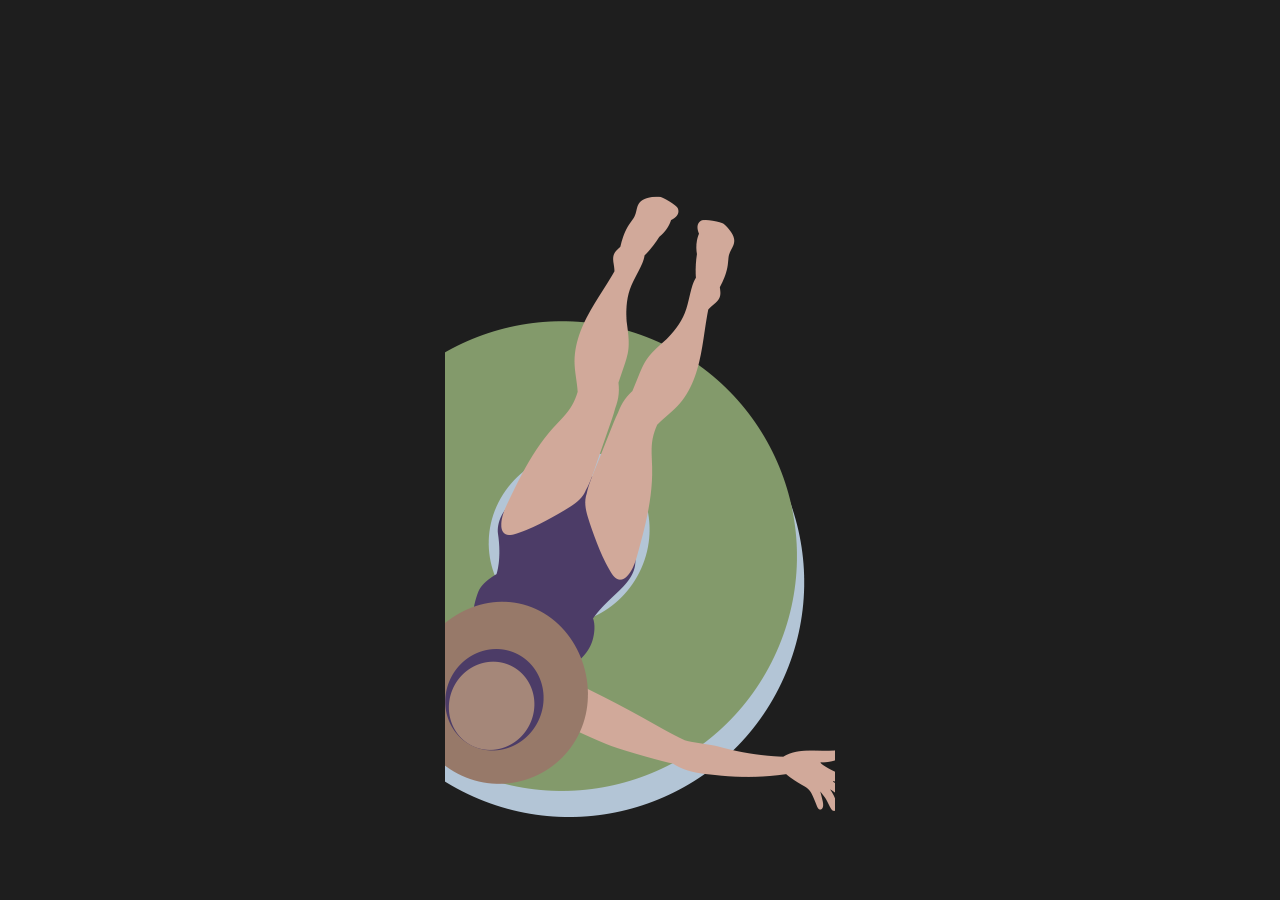
<file: index.html>
<!DOCTYPE html>
<html lang="en">
<head>
  <meta charset="UTF-8" />
  <meta name="viewport" content="width=device-width, initial-scale=1.0" />
  <title>Reclaim</title>
  <link href="https://fonts.googleapis.com/css2?family=Roboto&family=Source+Serif+Pro:wght@700&display=swap" rel="stylesheet" />
  <link rel="stylesheet" href="style.css" />
</head>
<body>
  <div class="frame">
    <div class="background">
      <div class="top-block">
        <img src="assets/logo.png" alt="Reclaim logo" class="logo" />
      </div>
      <div class="bottom-block"></div>
    </div>
    <img src="assets/woman-floating-in-pool.png" alt="Floating woman in pool" class="illustration" />
  </div>
</body>
</html>
</file>
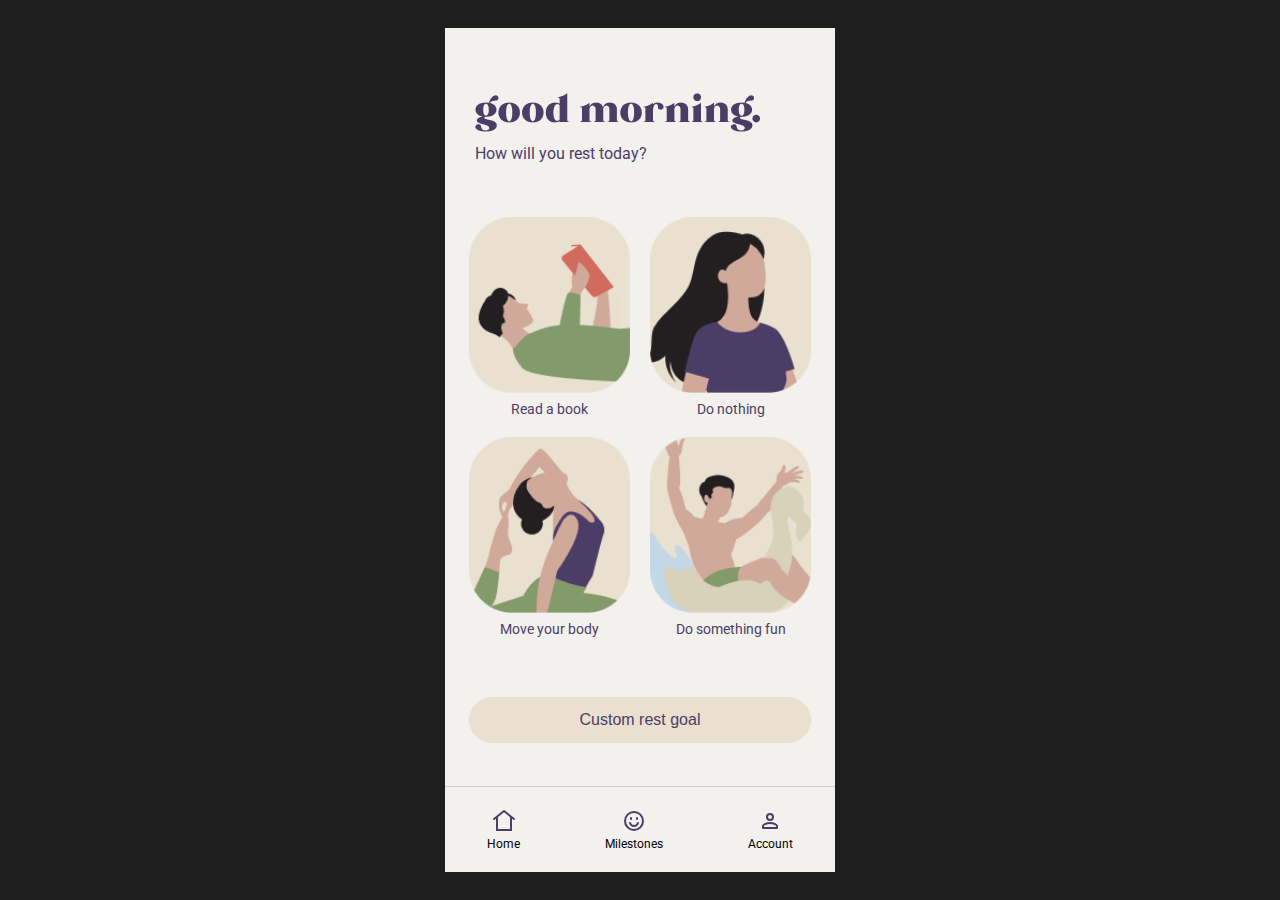
<file: homepage.html>
<!DOCTYPE html>
<html lang="en">
<head>
  <meta charset="UTF-8" />
  <meta name="viewport" content="width=device-width, initial-scale=1.0" />
  <title>Reclaim</title>
  <link href="https://fonts.googleapis.com/css2?family=Roboto&family=Source+Serif+Pro:wght@700&display=swap" rel="stylesheet" />
  <link rel="stylesheet" href="style.css" />
  <script src="script.js" defer></script>
</head>
<body>
  <div class="frame">
    <div class="solid-background">
      <div class="top-content">
        <img src="assets/good-morning-text.png" alt="Good Morning" class="greeting-image" />
        <p class="greeting-text">How will you rest today?</p>
      </div>

      <div class="rest-options">
        <a href="selected-rest-goal.html" class="option">
          <img src="assets/read-a-book.png" alt="Read a book" class="option-image" />
          <p class="option-text">Read a book</p>
        </a>
        <div class="option">
          <img src="assets/do-nothing.png" alt="Do nothing" class="option-image" />
          <p class="option-text">Do nothing</p>
        </div>
        <div class="option">
          <img src="assets/move-your-body.png" alt="Move your body" class="option-image" />
          <p class="option-text">Move your body</p>
        </div>
        <div class="option">
          <img src="assets/do-something-fun.png" alt="Do something fun" class="option-image" />
          <p class="option-text">Do something fun</p>
        </div>
      </div>

      <div class="bottom-block centered-button-container button-section">
        <button class="button">Custom rest goal</button>
      </div>

        <div class="nav-bar">
          <a href="homepage.html" class="nav-item">
            <img src="assets/line-md--home-simple.svg" alt="Home" class="nav-icon" />
            <span>Home</span>
          </a>
        <div class="nav-item">
          <img src="assets/line-md--emoji-smile.svg" alt="Milestones" class="nav-icon" />
          <span>Milestones</span>
        </div>
        <div class="nav-item">
          <img src="assets/line-md--person.svg" alt="Account" class="nav-icon" />
          <span>Account</span>
        </div>
      </div>
    </div>
  </div>
</body>
</html>
</file>
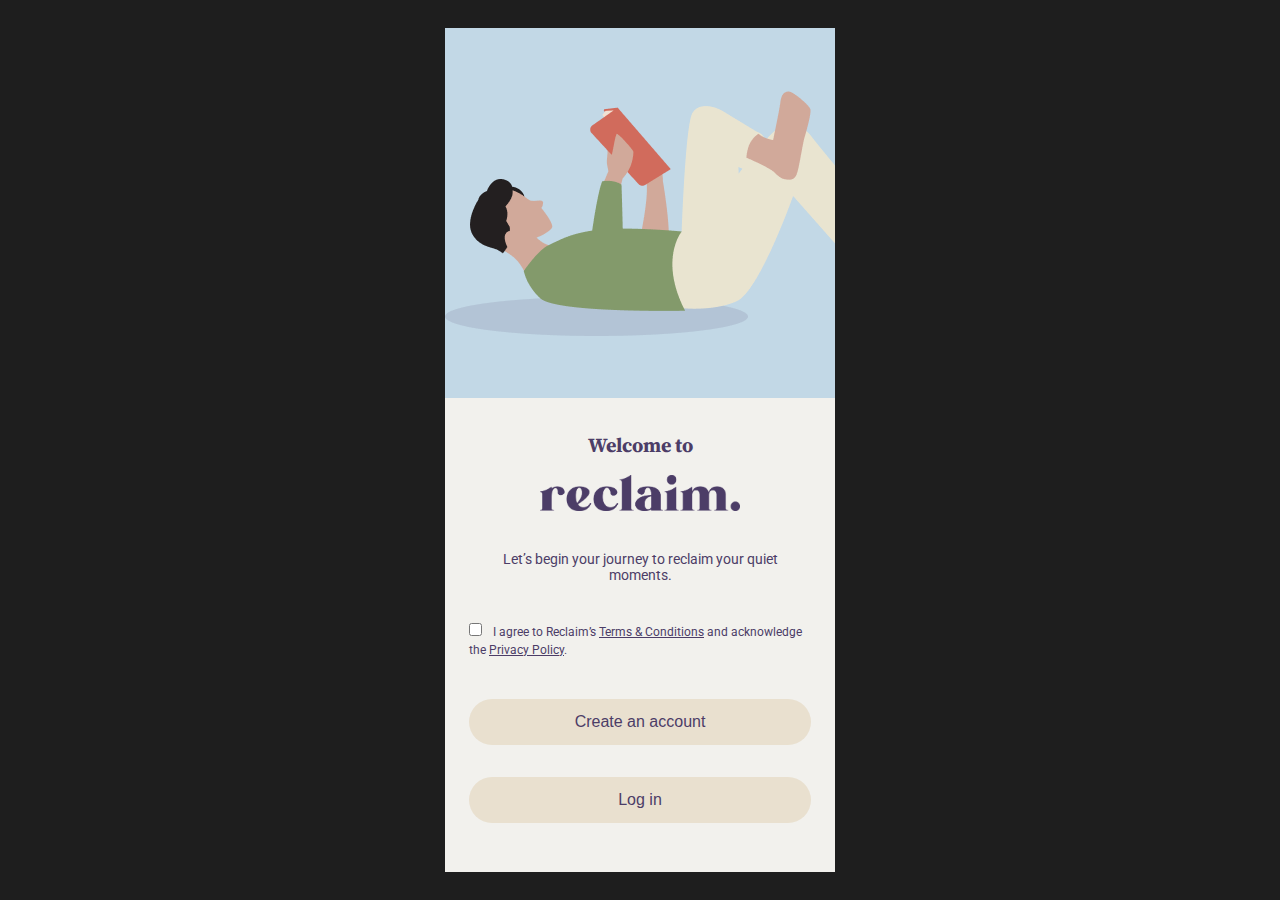
<file: log-in-create-account.html>
<!DOCTYPE html>
<html lang="en">
<head>
  <meta charset="UTF-8" />
  <meta name="viewport" content="width=device-width, initial-scale=1.0" />
  <title>Reclaim</title>
  <link href="https://fonts.googleapis.com/css2?family=Roboto&family=Source+Serif+Pro:wght@700&display=swap" rel="stylesheet" />
  <link rel="stylesheet" href="style.css" />
  <script src="script.js" defer></script>
</head>
<body class="page-login">
  <div class="frame">
    <div class="background style-2">
      <div class="top-block"></div>
      <div class="bottom-block"></div>
    </div>
    <img src="assets/man-reading-book-2.png" alt="" class="illustration" />
    <div class="content gap-16">
      <div class="brand-wrapper">
        <h1 class="heading">Welcome to</h1>
        <img src="assets/logo.png" alt="Reclaim logo" class="logo logo-onboarding mt-8" />
      </div>
      <p class="intro">Let’s begin your journey to reclaim your quiet moments.</p>
      <div class="agreement">
        <label>
          <input type="checkbox" id="agreeCheckbox" />
          I agree to Reclaim’s <a href="#">Terms & Conditions</a> and acknowledge the <a href="#">Privacy Policy</a>.
        </label>
      </div>
      <button class="button" id="createAccountBtn">Create an account</button>
      <button class="button" id="loginBtn">Log in</button>
    </div>
  </div>
</body>
</html>
</file>
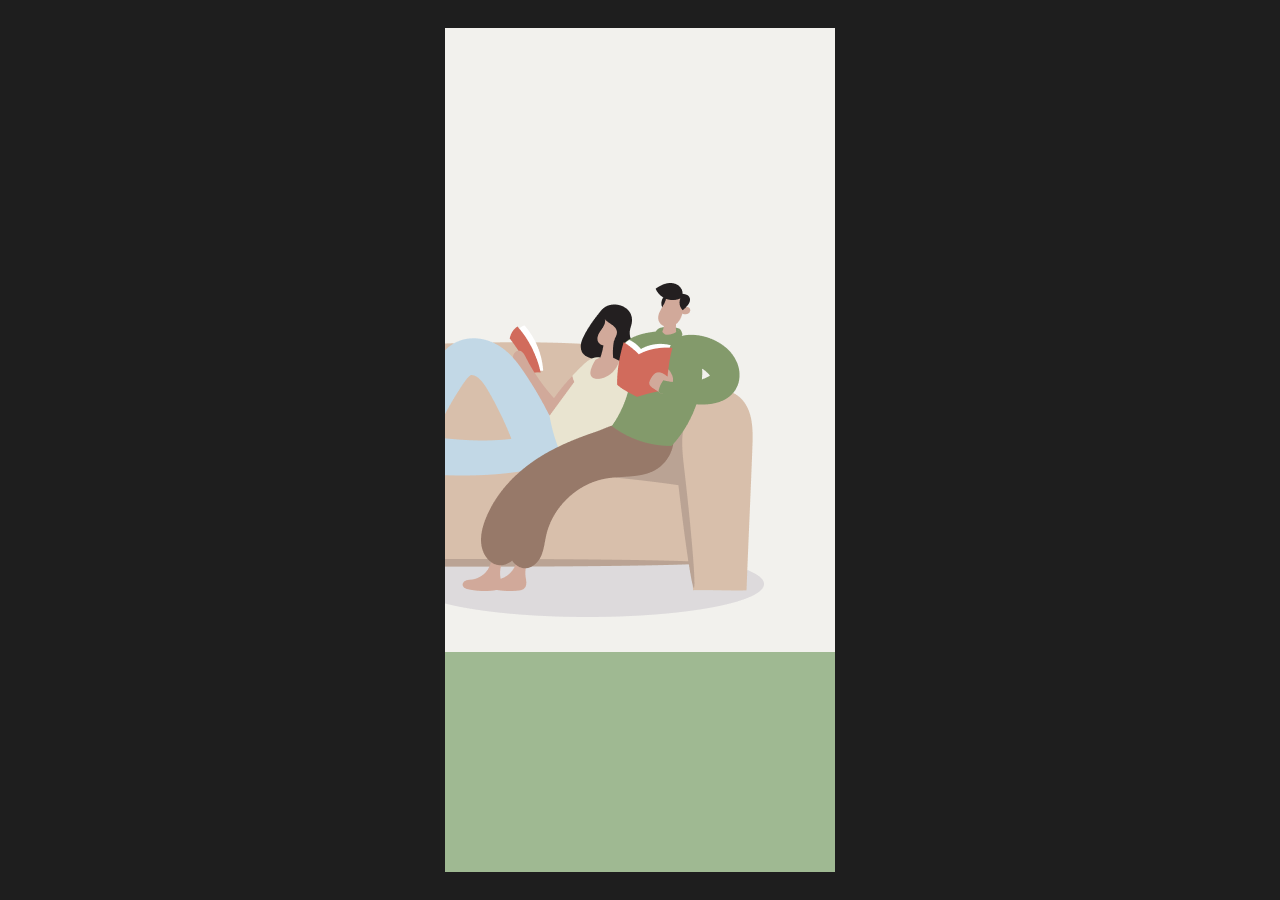
<file: onboarding-1.html>
<!DOCTYPE html>
<html lang="en">
<head>
  <meta charset="UTF-8" />
  <meta name="viewport" content="width=device-width, initial-scale=1.0" />
  <title>Reclaim</title>
  <link href="https://fonts.googleapis.com/css2?family=Roboto&family=Source+Serif+Pro:wght@700&display=swap" rel="stylesheet" />
  <link rel="stylesheet" href="style.css" />
</head>
<body>
  <div class="frame">
    <div class="background style-3">
      <div class="top-block"></div>
      <div class="bottom-block"></div>
    </div>
    <img src="assets/couple-reading-books.png" alt="" class="illustration" />
  </div>
</body>
</html>
</file>
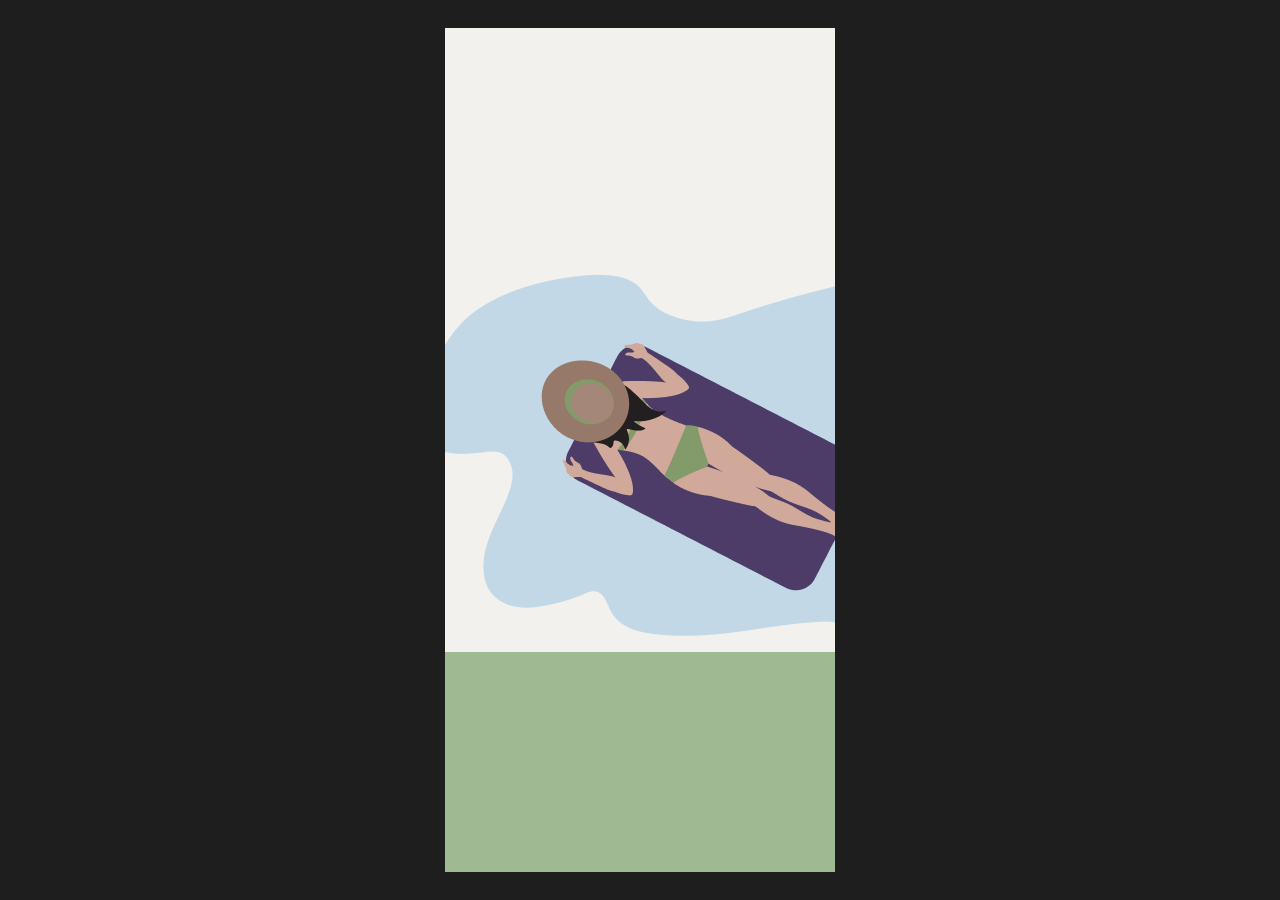
<file: onboarding-2.html>
<!DOCTYPE html>
<html lang="en">
<head>
  <meta charset="UTF-8" />
  <meta name="viewport" content="width=device-width, initial-scale=1.0" />
  <title>Reclaim</title>
  <link href="https://fonts.googleapis.com/css2?family=Roboto&family=Source+Serif+Pro:wght@700&display=swap" rel="stylesheet" />
  <link rel="stylesheet" href="style.css" />
</head>
<body>
  <div class="frame">
    <div class="background style-3">
      <div class="top-block"></div>
      <div class="bottom-block"></div>
    </div>
    <img src="assets/woman-floating-in-pool-2.png" alt="" class="illustration" />
  </div>
</body>
</html>
</file>
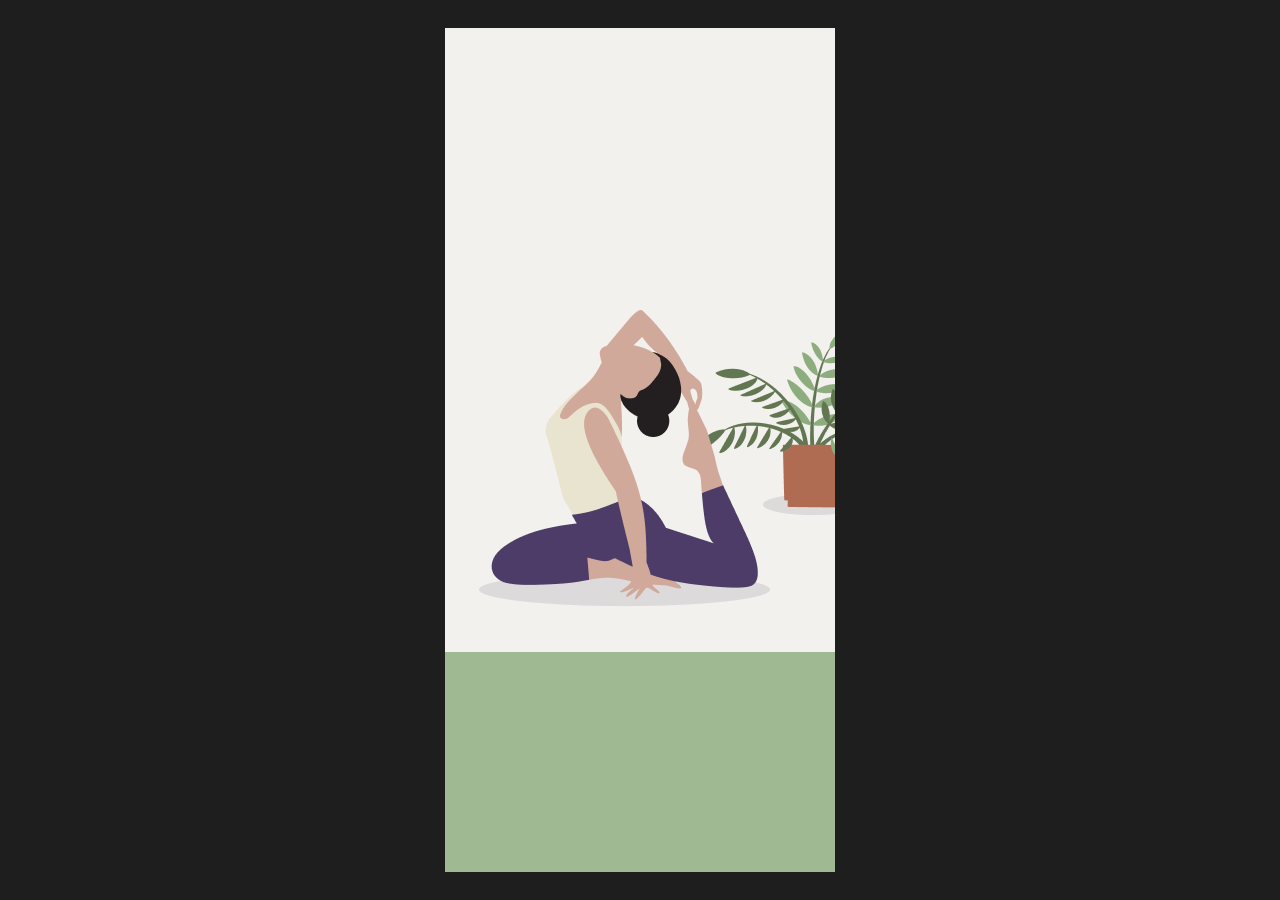
<file: onboarding-3.html>
<!DOCTYPE html>
<html lang="en">
<head>
  <meta charset="UTF-8" />
  <meta name="viewport" content="width=device-width, initial-scale=1.0" />
  <title>Reclaim</title>
  <link href="https://fonts.googleapis.com/css2?family=Roboto&family=Source+Serif+Pro:wght@700&display=swap" rel="stylesheet" />
  <link rel="stylesheet" href="style.css" />
  <script src="script.js" defer></script>
</head>
<body>
  <div class="frame">
    <div class="background style-3">
      <div class="top-block"></div>
      <div class="bottom-block"></div>
    </div>
    <img src="assets/woman-doing-yoga.png" alt="" class="illustration" />
  </div>
</body>
</html>
</file>
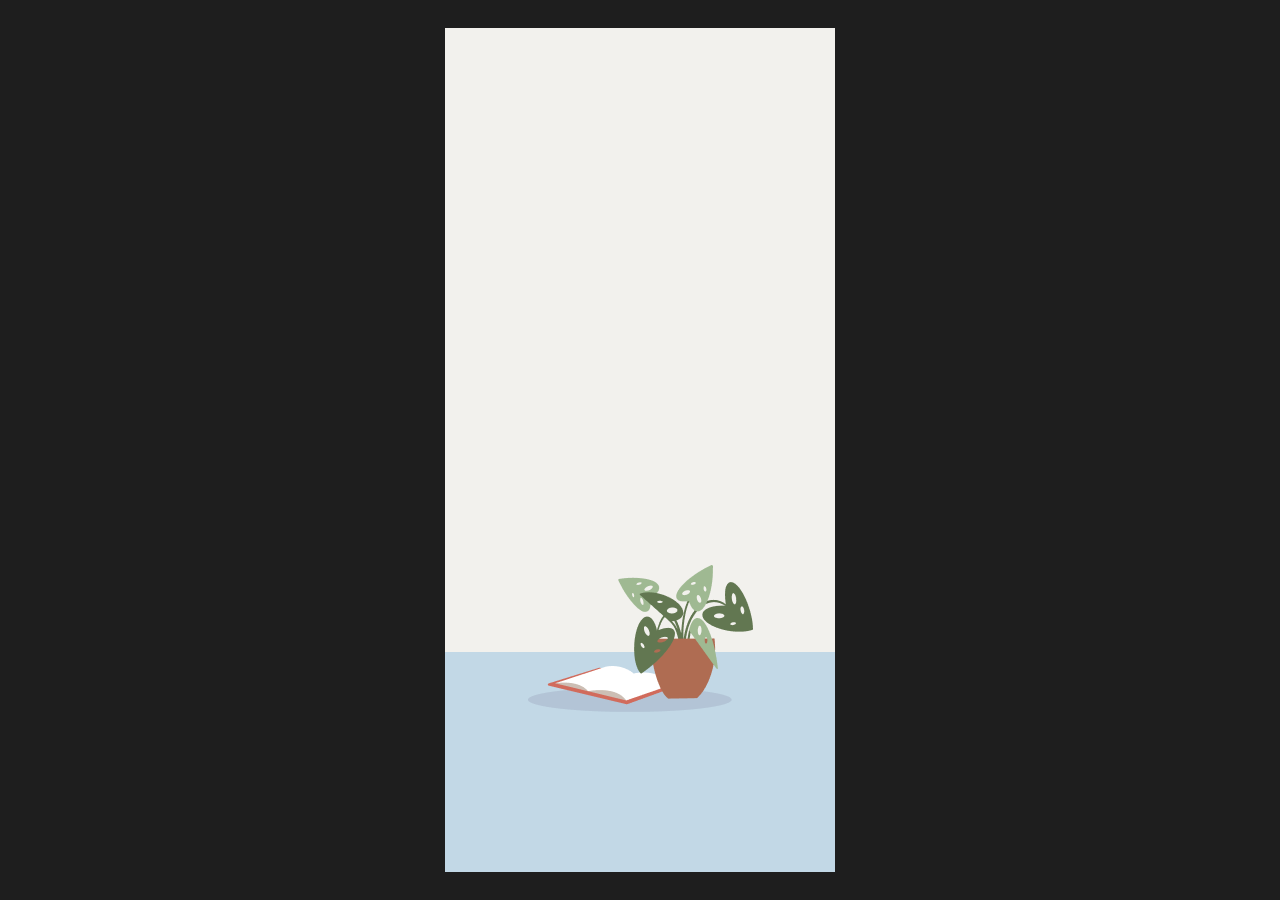
<file: onboarding-4.html>
<!DOCTYPE html>
<html lang="en">
<head>
  <meta charset="UTF-8" />
  <meta name="viewport" content="width=device-width, initial-scale=1.0" />
  <title>Reclaim</title>
  <link href="https://fonts.googleapis.com/css2?family=Roboto&family=Source+Serif+Pro:wght@700&display=swap" rel="stylesheet" />
  <link rel="stylesheet" href="style.css" />
  <script src="script.js" defer></script>
</head>
<body>
  <div class="frame">
    <div class="background style-4">
      <div class="top-block"></div>
      <div class="bottom-block"></div>
    </div>
    <img src="assets/plant-and-book.png" alt="" class="illustration" />
  </div>
</body>
</html>
</file>
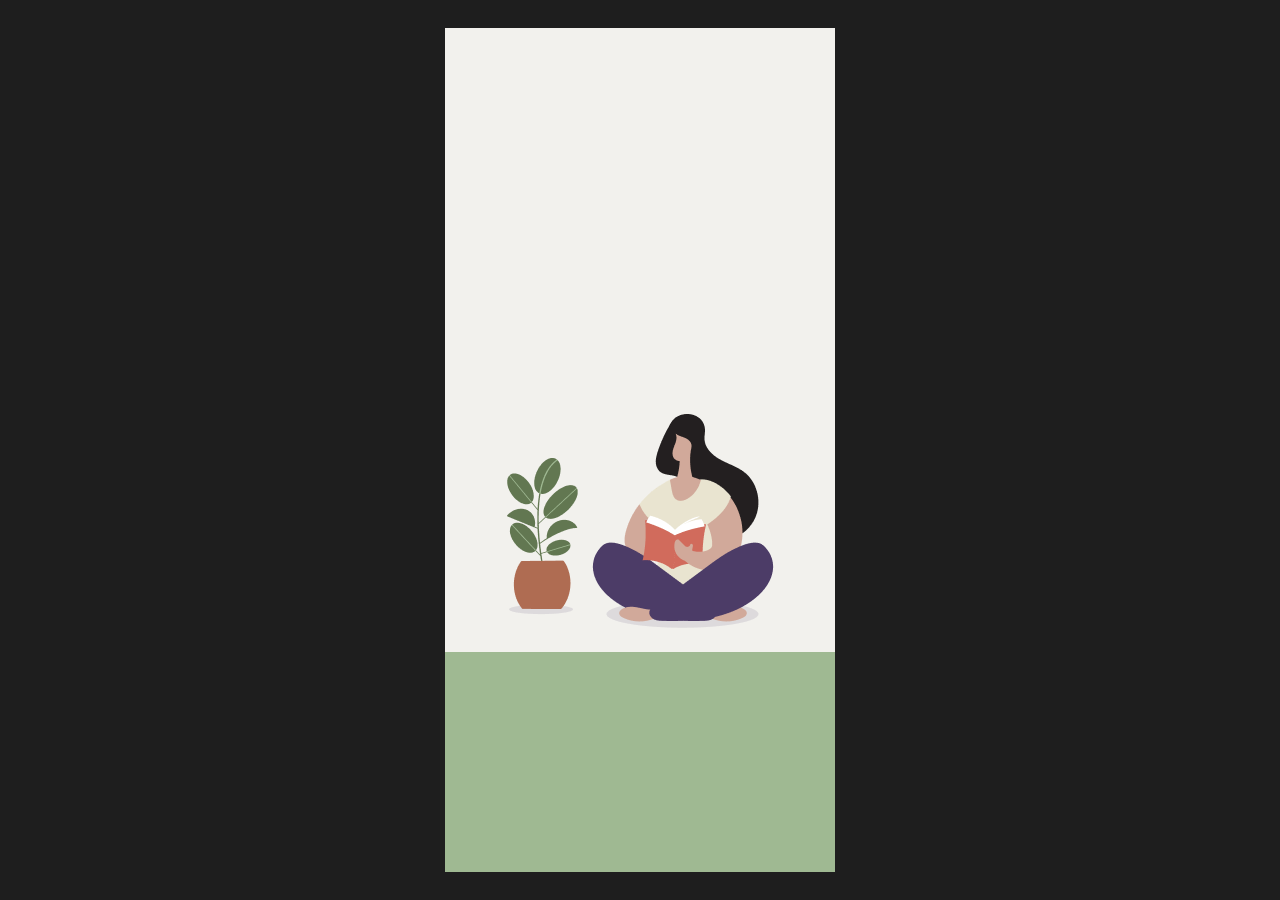
<file: onboarding-5.html>
<!DOCTYPE html>
<html lang="en">
<head>
  <meta charset="UTF-8" />
  <meta name="viewport" content="width=device-width, initial-scale=1.0" />
  <title>Reclaim</title>
  <link href="https://fonts.googleapis.com/css2?family=Roboto&family=Source+Serif+Pro:wght@700&display=swap" rel="stylesheet" />
  <link rel="stylesheet" href="style.css" />
</head>
<body>
  <div class="frame">
    <div class="background style-3">
      <div class="top-block"></div>
      <div class="bottom-block"></div>
    </div>
    <img src="assets/woman-reading-book.png" alt="" class="illustration" />
  </div>
</body>
</html>
</file>
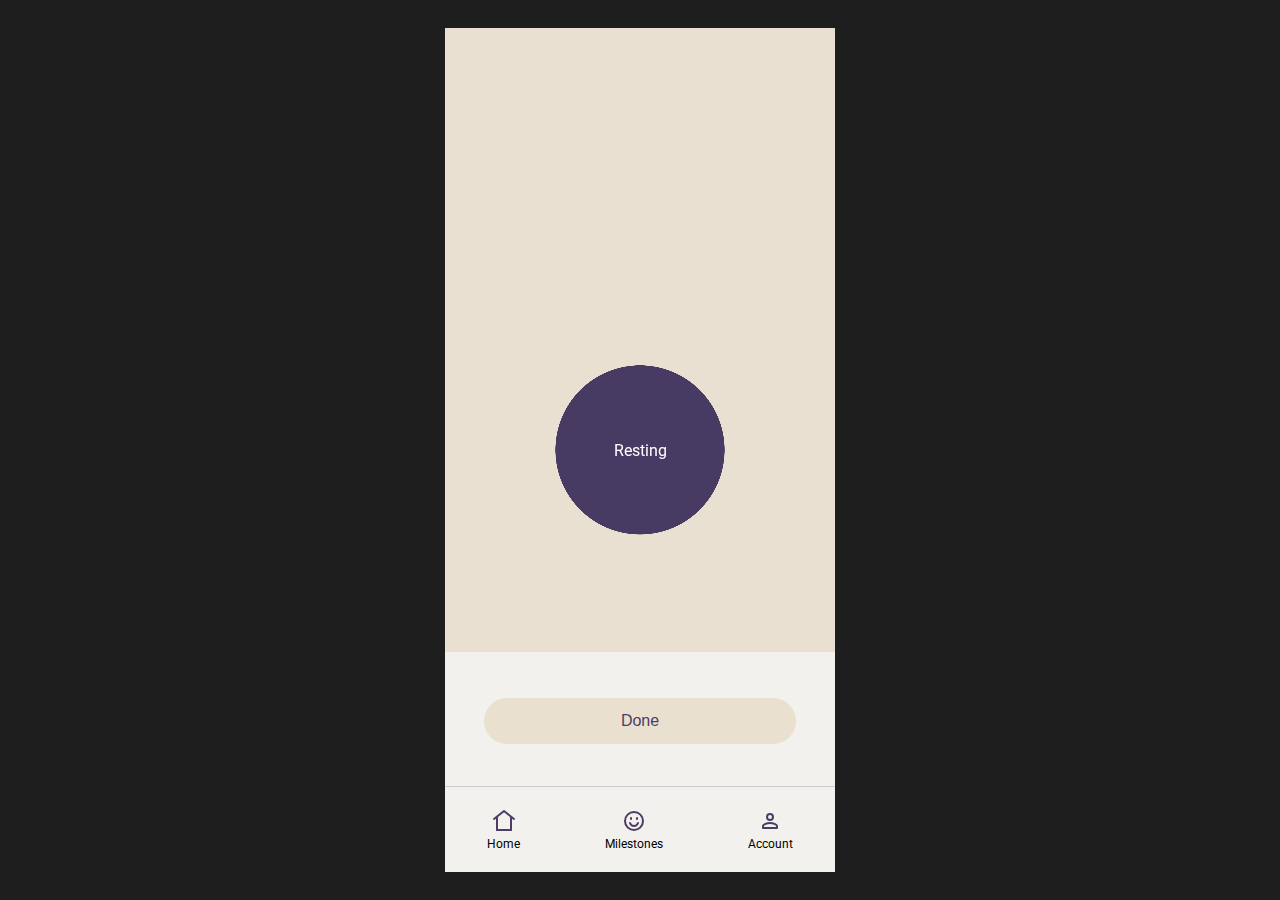
<file: resting-done.html>
<!DOCTYPE html>
<html lang="en">
<head>
  <meta charset="UTF-8" />
  <meta name="viewport" content="width=device-width, initial-scale=1.0" />
  <title>Reclaim</title>
  <link href="https://fonts.googleapis.com/css2?family=Roboto&family=Source+Serif+Pro:wght@700&display=swap" rel="stylesheet" />
  <link rel="stylesheet" href="style.css" />
  <script src="script.js" defer></script>
</head>
<body>
  <div class="frame">
    <video autoplay loop muted playsinline class="resting-bubble-video">
      <source src="assets/resting-bubble-video.mp4" type="video/mp4" />
      Your browser does not support the video tag.
    </video>
    <div class="resting-text">Resting</div>
    <div class="nav-bar">
      <a href="homepage.html" class="nav-item">
        <img src="assets/line-md--home-simple.svg" alt="Home" class="nav-icon" />
        <span>Home</span>
      </a>
      <div class="nav-item">
        <img src="assets/line-md--emoji-smile.svg" alt="Milestones" class="nav-icon" />
        <span>Milestones</span>
      </div>
      <div class="nav-item">
        <img src="assets/line-md--person.svg" alt="Account" class="nav-icon" />
        <span>Account</span>
      </div>
    </div>
    <button class="button done-button">Done</button>
  </div>
</body>
</html>
</file>
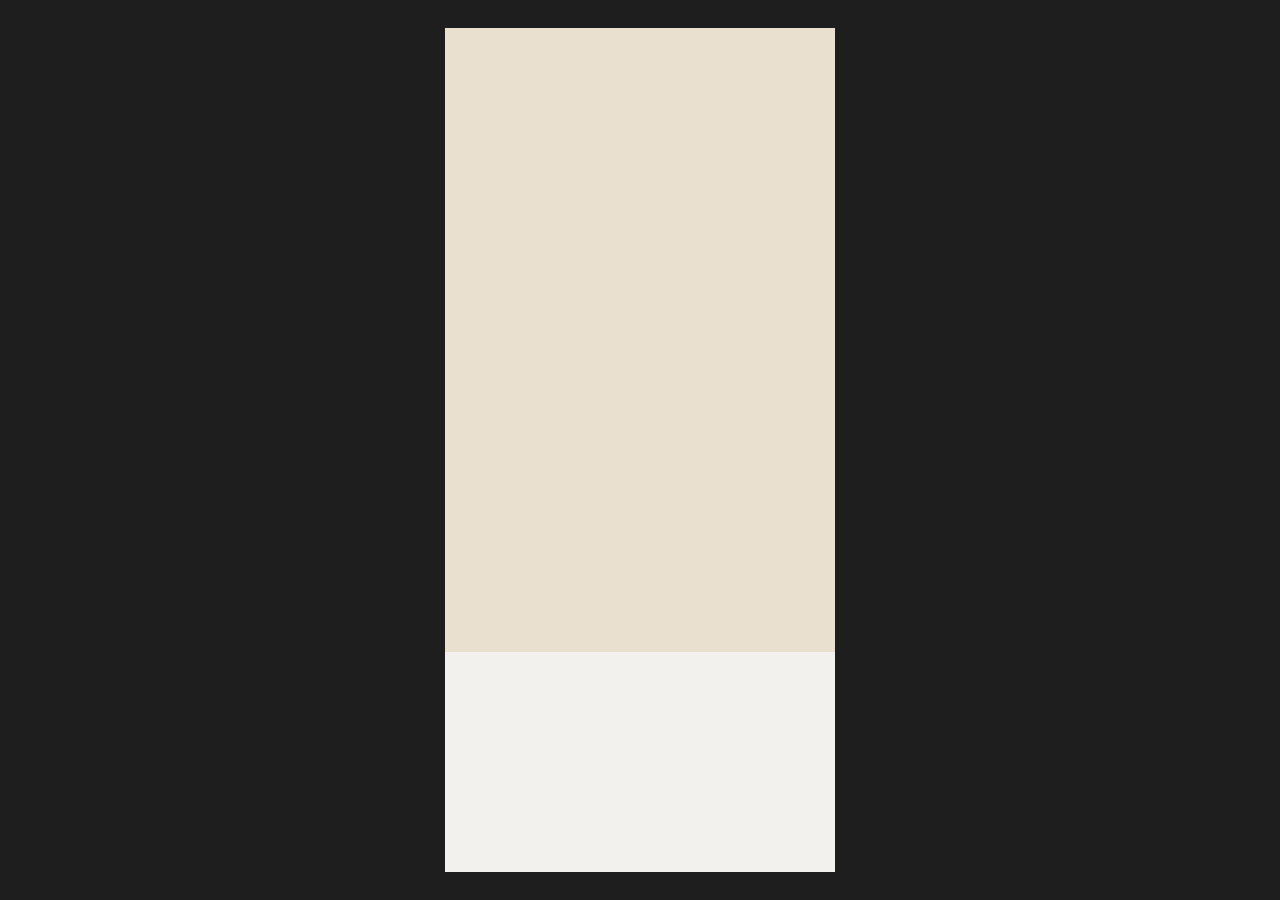
<file: resting.html>
<!DOCTYPE html>
<html lang="en">
<head>
  <meta charset="UTF-8" />
  <meta name="viewport" content="width=device-width, initial-scale=1.0" />
  <title>Reclaim</title>
  <link href="https://fonts.googleapis.com/css2?family=Roboto&family=Source+Serif+Pro:wght@700&display=swap" rel="stylesheet" />
  <link rel="stylesheet" href="style.css" />
</head>
<body>
  <div class="frame">
    <div class="background style-6">
      <div class="top-block"></div>
      <div class="bottom-block"></div>
    </div>
  </div>
</body>
</html>
</file>
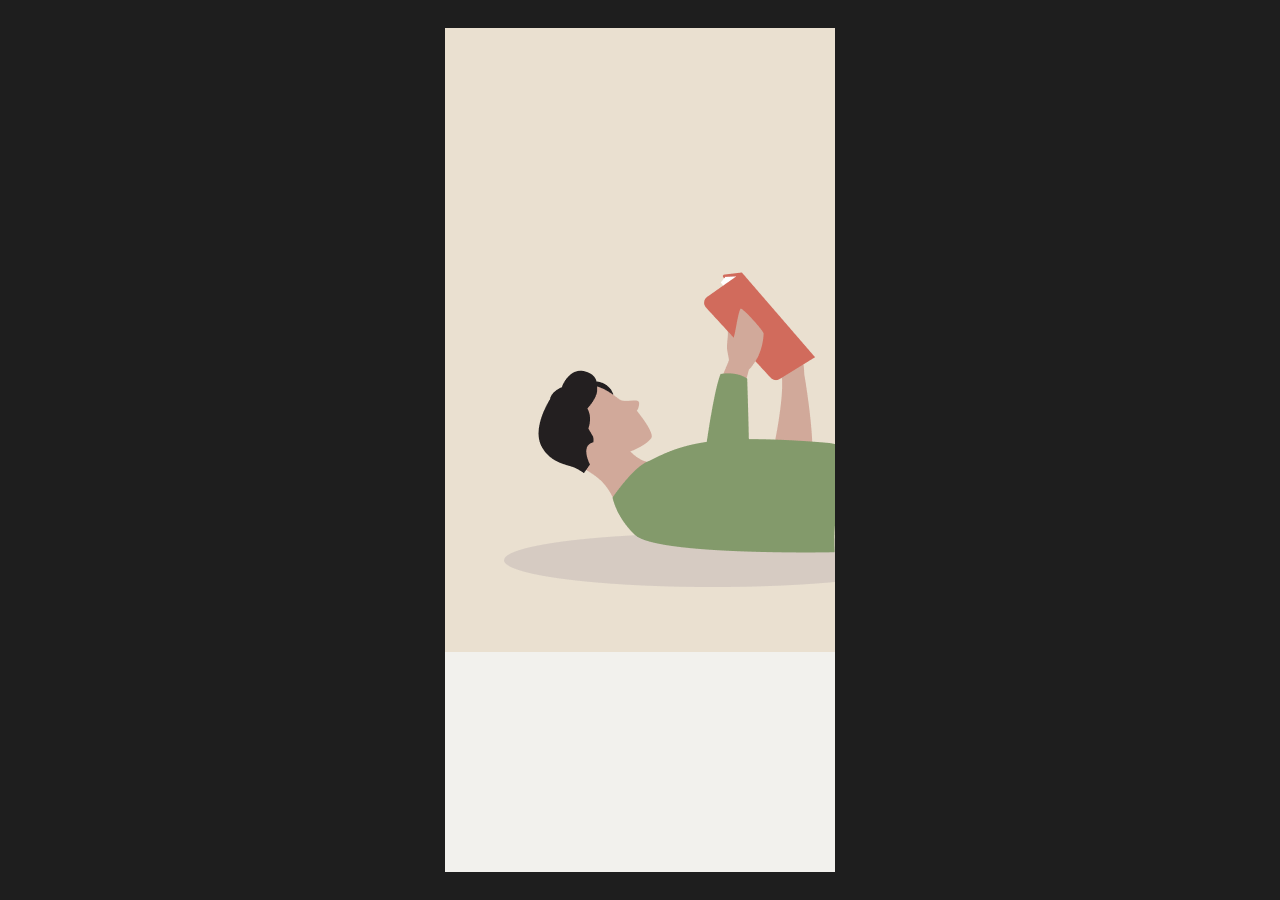
<file: selected-rest-goal.html>
<!DOCTYPE html>
<html lang="en">
<head>
  <meta charset="UTF-8" />
  <meta name="viewport" content="width=device-width, initial-scale=1.0" />
  <title>Reclaim</title>
  <link href="https://fonts.googleapis.com/css2?family=Roboto&family=Source+Serif+Pro:wght@700&display=swap" rel="stylesheet" />
  <link rel="stylesheet" href="style.css" />
</head>
<body>
  <div class="frame">
    <div class="background style-6">
      <div class="top-block"></div>
      <div class="bottom-block"></div>
    </div>
    <img src="assets/man-reading-book.png" alt="" class="illustration" />
  </div>
</body>
</html>
</file>
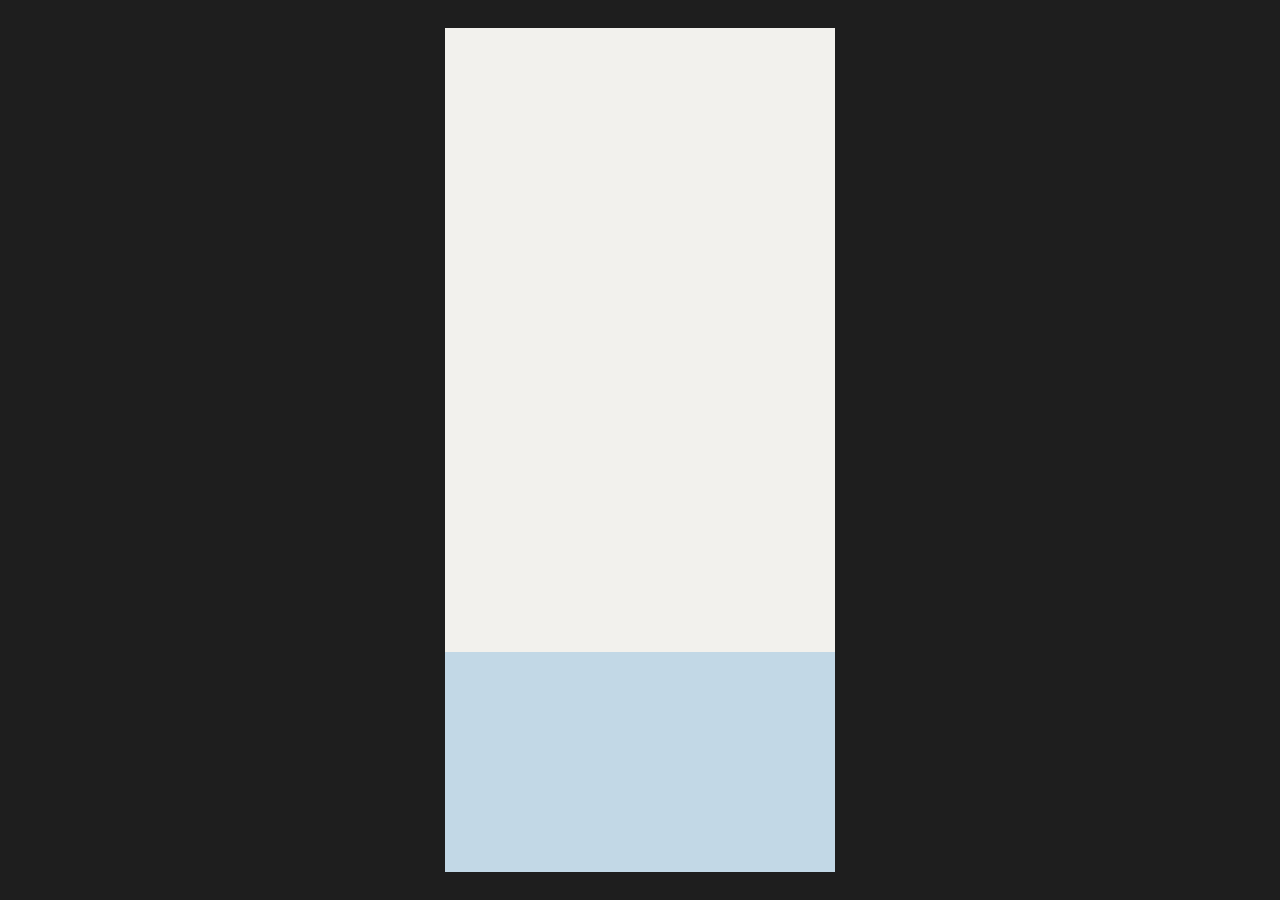
<file: splash-screen.html>
<!DOCTYPE html>
<html lang="en">
<head>
  <meta charset="UTF-8" />
  <meta name="viewport" content="width=device-width, initial-scale=1.0" />
  <title>Reclaim</title>
  <link href="https://fonts.googleapis.com/css2?family=Roboto&family=Source+Serif+Pro:wght@700&display=swap" rel="stylesheet" />
  <link rel="stylesheet" href="style.css" />
  <script src="script.js" defer></script>
</head>
<body>
  <div class="frame">
    <div class="background style-4">
      <div class="top-block"></div>
      <div class="bottom-block"></div>
    </div>
  </div>
</body>
</html>
</file>
<file: style.css>
* {
box-sizing: border-box;
margin: 0;
padding: 0;
}

body {
display: flex;
align-items: center;
justify-content: center;
background-color: #1e1e1e;
height: 100vh;
margin: 0;
font-family: 'Roboto', sans-serif;
}

.frame {
width: 390px;
height: 844px;
overflow: hidden;
position: relative;
}

.serif-text {
font-family: 'Source Serif Pro', serif;
font-size: 24px;
font-weight: 700;
margin-bottom: 12px;
}

.sans-serif-text {
font-family: 'Roboto', sans-serif;
font-size: 16px;
font-weight: 400;
line-height: 1.7;
max-width: 320px;
}

.sans-serif-text b {
font-weight: 700;
}

.heading {
font-family: 'Source Serif Pro', serif;
font-size: 20px;
font-weight: 700;
margin-bottom: 8px;
}

.intro {
font-size: 14px;
max-width: 300px;
margin-bottom: 24px;
}

.mt-8 {
margin-top: 8px;
}

.mt-16 {
margin-top: 16px;
}

.mb-24 {
margin-bottom: 24px;
}

.gap-8 {
gap: 8px;
}

.gap-16 {
gap: 16px;
}

.gap-24 {
gap: 24px;
}

.logo {
width: 258px;
height: auto;
object-fit: contain;
}

.logo-onboarding {
width: 200px;
margin-bottom: 8px;
}

.agreement, .subscribe-link {
font-size: 12px;
line-height: 1.5;
text-align: left;
margin-bottom: 24px;
}

.agreement a, .subscribe-link a {
color: #4C3D67;
text-decoration: underline;
}

.agreement input {
margin-right: 8px;
}

.brand-wrapper, .centered-button-container, .content, .top-text-container {
display: flex;
flex-direction: column;
align-items: center;
}

.brand-wrapper {
justify-content: center;
}

.centered-button-container {
justify-content: center;
height: 100%;
padding: 0 24px;
position: relative;
z-index: 3;
}

.content {
position: absolute;
bottom: 0;
width: 100%;
height: 474px;
padding: 48px 24px;
justify-content: space-between;
text-align: center;
color: #4C3D67;
z-index: 2;
}

.top-text-container {
position: absolute;
top: 0;
left: 0;
height: 255px;
width: 100%;
padding: 0 24px;
justify-content: center;
align-items: flex-start;
text-align: left;
color: #4C3D67;
z-index: 2;
}

.illustration {
position: absolute;
top: 0;
left: 0;
width: 100%;
height: 100%;
object-fit: cover;
z-index: 1;
pointer-events: none;
}

.button {
background-color: #E9E0CF;
color: #4C3D67;
border: none;
border-radius: 9999px;
font-size: 16px;
padding: 14px 0;
width: 100%;
margin-bottom: 16px;
cursor: pointer;
z-index: 4;
position: relative;
}

.background {
position: absolute;
top: 0;
left: 0;
width: 100%;
height: 100%;
display: flex;
flex-direction: column;
z-index: 0;
}

.top-block, .bottom-block {
width: 100%;
position: relative;
z-index: 0;
}

.top-block {
margin-top: auto;
}

.bottom-block {
margin-top: auto;
}

.style-1 .top-block {
background-color: #F3F1ED;
height: 220px;
display: flex;
justify-content: center;
align-items: center;
}

.style-1 .bottom-block {
background-color: #C2D8E6;
height: 624px;
}

.style-2 .top-block {
background-color: #C2D8E6;
height: 370px;
}

.style-2 .bottom-block {
background-color: #F2F1ED;
height: 474px;
}

.style-3 .top-block {
background-color: #F2F1ED;
height: 624px;
}

.style-3 .bottom-block {
background-color: #9FB992;
height: 220px;
}

.style-4 .top-block {
background-color: #F2F1ED;
height: 624px;
}

.style-4 .bottom-block {
background-color: #C2D8E6;
height: 220px;
}

.style-5 .top-block {
background-color: #C2D8E6;
height: 260px;
}

.style-5 .bottom-block {
background-color: #F2F1ED;
height: 584px;
}

.style-6 .top-block {
background-color: #EAE0D0;
height: 624px;
}

.style-6 .bottom-block {
background-color: #F2F1ED;
height: 220px;
}

.style-7 .top-block {
background-color: #C2D8E6;
height: 624px;
}

.style-7 .bottom-block {
background-color: #F2F1ED;
height: 220px;
}

.solid-background {
position: absolute;
top: 0;
left: 0;
width: 100%;
height: 100%;
background-color: #F2F1ED;
z-index: 0;
}

.splash-video {
position: absolute;
top: 0;
left: 0;
width: 100%;
height: 100%;
object-fit: cover;
}

.bullet-align {
padding-left: 1em;
margin-top: 0;
margin-bottom: 1em;
}

.toggle-button {
background-color: transparent;
color: #4C3D67;
border: 2px solid #4C3D67;
border-radius: 9999px;
font-size: 16px;
padding: 14px 0;
width: 100%;
margin-bottom: 16px;
cursor: pointer;
z-index: 4;
position: relative;
font-family: 'Roboto', sans-serif;
transition: all 0.2s ease;
}

.toggle-button.selected {
background-color: #4C3D67;
color: #FFFFFF;
border-color: #4C3D67;
}

.frame.onboarding-4 .top-text-container {
position: absolute;
top: 0;
left: 0;
height: 570px;
width: 100%;
padding: 0 24px;
display: flex;
flex-direction: column;
justify-content: center;
align-items: left;
color: #4C3D67;
z-index: 2;
}

.frame.onboarding-4 .button-list {
display: flex;
flex-direction: column;
align-items: left;
width: 100%;
max-width: 340px;
margin: 0 auto;
}

.frame.onboarding-4 .button-list .toggle-button {
text-align: left;
padding-left: 20px;
}

.bullet-align {
line-height: 1.7;
}

.frame.onboarding-5 .top-text-container {
position: absolute;
top: 0;
left: 0;
height: 400px;
width: 100%;
padding: 0 24px;
display: flex;
flex-direction: column;
justify-content: center;
align-items: left;
color: #4C3D67;
z-index: 2;
}

.frame.onboarding-5 .button-list .toggle-button {
text-align: left;
padding-left: 20px;
}

.top-content {
height: 200px;
width: 100%;
position: absolute;
top: 0;
left: 0;
display: flex;
flex-direction: column;
align-items: flex-start;
justify-content: center;
padding-left: 30px;
z-index: 2;
}

.greeting-image {
margin-bottom: 12px;
}

.greeting-text {
font-size: 16px;
color: #4C3D67;
font-family: 'Roboto', sans-serif;
text-align: left;
}

.rest-options {
position: absolute;
top: 165px;
width: 100%;
height: 440px;
display: grid;
grid-template-columns: 1fr 1fr;
gap: 20px;
padding: 24px;
box-sizing: border-box;
}

.option {
display: flex;
flex-direction: column;
align-items: center;
}

.option-image {
width: 100%;
border-radius: 16px;
}

.option-text {
text-align: center;
margin-top: 8px;
font-size: 14px;
color: #4C3D67;
}

.button-section {
position: absolute;
top: 640px;
height: 120px;
}

.nav-bar {
position: absolute;
bottom: 0;
height: 86px;
width: 100%;
display: flex;
justify-content: space-around;
align-items: center;
background-color: #F2F1ED;
border-top: 1px solid #ccc;
z-index: 1;
}

.nav-item {
display: flex;
flex-direction: column;
align-items: center;
font-size: 12px;
color: #4C3D67;
}

.nav-icon {
width: 24px;
height: 24px;
margin-bottom: 4px;
}

.option, .nav-item {
text-decoration: none;
color: inherit;
}

.option {
display: flex;
flex-direction: column;
align-items: center;
width: 100%;
}

.header-image {
width: auto;
height: auto;
margin-bottom: 25px;
}

.round-button {
position: absolute;
left: 128px;
top: 588px;
width: 144px;
height: 144px;
background-color: #4C3D67;
border: none;
border-radius: 50%;
color: white;
font-size: 16px;
font-family: 'Roboto', sans-serif;
font-weight: 400;
display: flex;
align-items: center;
justify-content: center;
text-align: center;
}

.resting-bubble-video {
position: absolute;
top: 50%;
left: 50%;
width: 390px;
height: 844px;
object-fit: cover;
transform: translate(-50%, -50%);
z-index: 0;
}

.resting-text {
position: absolute;
top: 50%;
left: 50%;
transform: translate(-50%, -50%);
font-family: 'Roboto', sans-serif;
font-size: 16px;
font-weight: 400;
color: #ffffff;
z-index: 2;
pointer-events: none;
}

.done-button {
position: absolute;
bottom: 128px;
left: 50%;
transform: translateX(-50%);
width: 80%;
max-width: 320px;
margin-bottom: 0;
}

.centre-circle {
width: 174px;
height: 174px;
background-color: #483B65;
border-radius: 50%;
position: absolute;
top: 50%;
left: 50%;
transform: translate(-50%, -50%);
display: flex;
align-items: center;
justify-content: center;
}

.circle-text {
color: #FFFFFF;
font-family: 'Roboto', sans-serif;
font-size: 16px;
font-weight: 400;
}

.frame {
width: 390px;
height: 844px;
position: relative;
overflow: hidden;
}

#confetti-canvas {
position: absolute;
top: 0;
left: 0;
width: 390px;
height: 844px;
pointer-events: none;
z-index: 1;
}

.page-login .content {
bottom: 0;
top: auto;
transform: none;
display: flex;
flex-direction: column;
justify-content: center;
align-items: center;
height: 474px;
}

.page-login .content .logo-onboarding {
margin-bottom: 24px !important;
}

.page-signup .bottom-block.centered-button-container {
display: flex;
flex-direction: column;
align-items: center;
justify-content: center;
text-align: left;
padding: 40px 24px 24px 24px;
gap: 20px;
height: 100%;
box-sizing: border-box;
color: #4C3D67;
}

.page-signup .bottom-block.centered-button-container p, .page-signup .bottom-block.centered-button-container label, .page-signup .bottom-block.centered-button-container .serif-text, .page-signup .bottom-block.centered-button-container .sans-serif-text {
color: #4C3D67;
}

.page-signup input[type="text"], .page-signup input[type="email"] {
background-color: transparent;
color: #4C3D67;
border: 2px solid #4C3D67;
border-radius: 9999px;
font-size: 16px;
padding: 16px;
width: 100%;
font-family: 'Roboto', sans-serif;
margin-bottom: 32px;
box-sizing: border-box;
}

.page-signup input::placeholder {
color: #4C3D67;
opacity: 0.8;
}

.sr-only {
position: absolute;
width: 1px;
height: 1px;
padding: 0;
margin: -1px;
overflow: hidden;
clip: rect(0, 0, 0, 0);
white-space: nowrap;
border: 0;
}

.spinner {
border: 6px solid #f3f3f3;
border-top: 6px solid #4C3D67;
border-radius: 50%;
width: 50px;
height: 50px;
animation: spin 1s linear infinite;
margin: 20px auto;
}

@keyframes spin {
0% { transform: rotate(0deg); }
100% { transform: rotate(360deg); }
}
</file>
